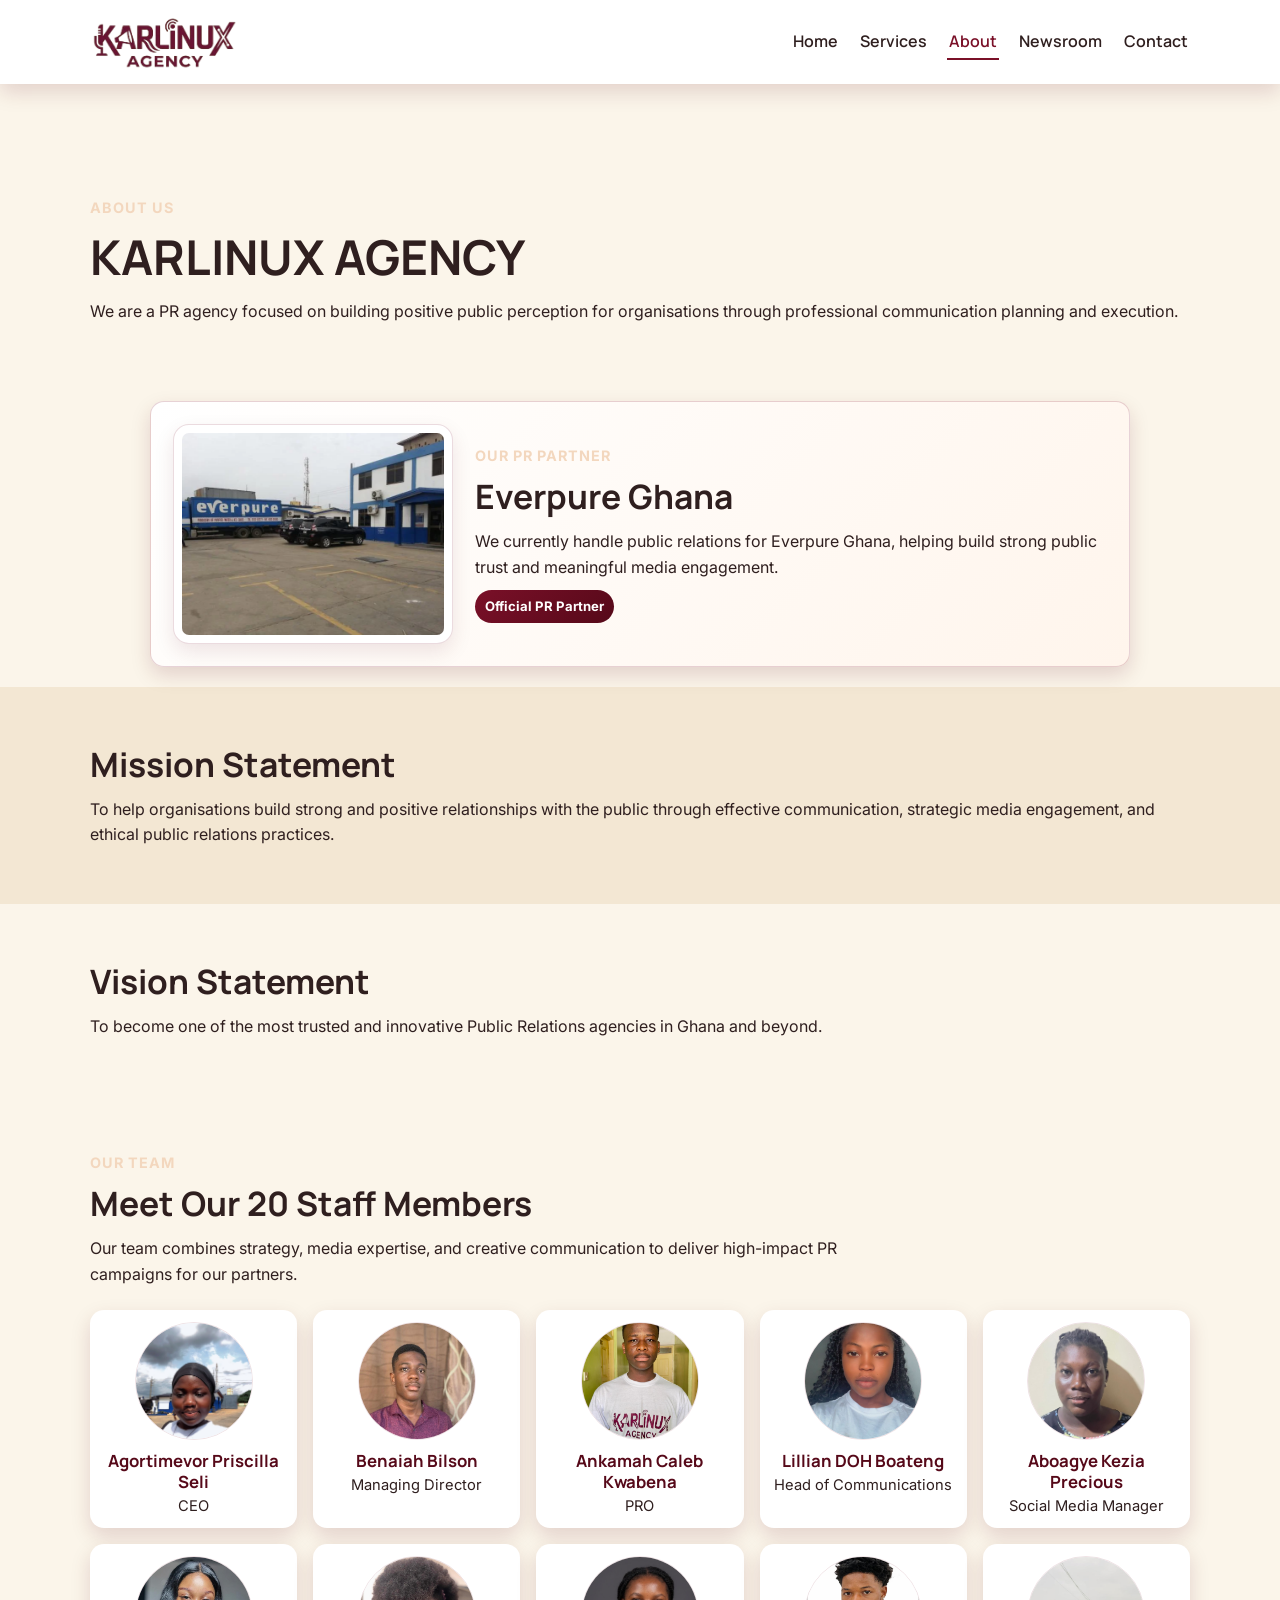
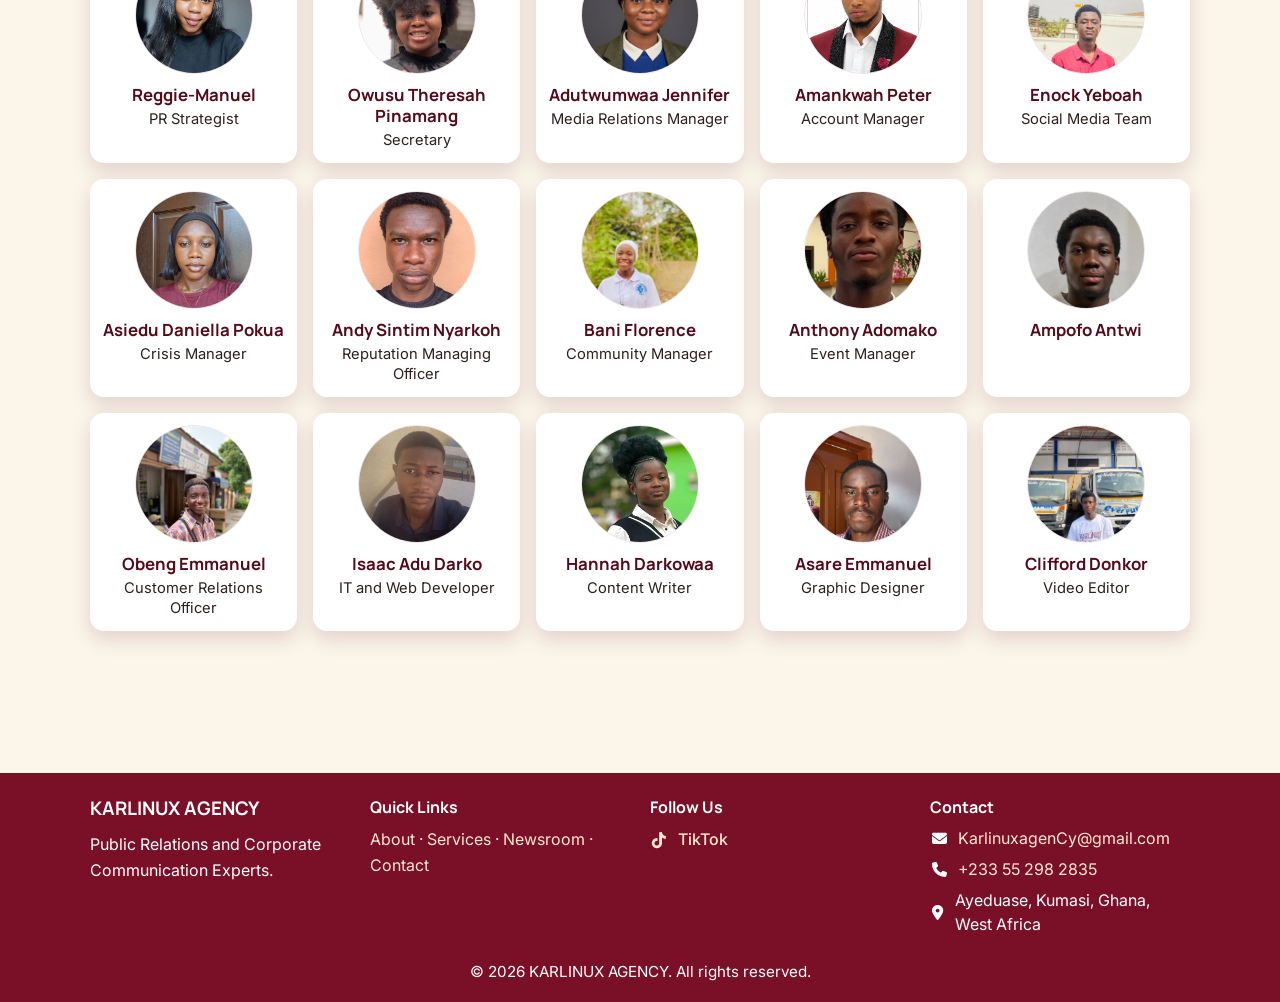
<file: about.html>
<!DOCTYPE html>
<html lang="en">
<head>
	<link rel="icon" type="image/x-icon" href="favicon.ico">
	<meta charset="UTF-8">
	<meta name="viewport" content="width=device-width, initial-scale=1.0">
	<title>KARLINUX AGENCY | About</title>
	<link rel="stylesheet" href="styles.css">
	<link rel="stylesheet" href="https://cdnjs.cloudflare.com/ajax/libs/font-awesome/6.5.2/css/all.min.css">
</head>
<body>
	<header class="site-header">
		<nav class="navbar container">
			<a class="brand" href="index.html"><img src="images/newlogol.png" alt="KARLINUX AGENCY"></a>
			<button class="menu-toggle" id="menuToggle" aria-label="Open menu">☰</button>
			<ul class="nav-links" id="navLinks">
				<li><a href="index.html">Home</a></li>
				<li><a href="services.html">Services</a></li>
				
				<li><a class="active" href="about.html">About</a></li>
				<li><a href="newsroom.html">Newsroom</a></li>
				<li><a href="contact.html">Contact</a></li>
			</ul>
		</nav>
	</header>

	<main class="page-main">
		<section class="section">
			<div class="container reveal">
				<p class="eyebrow">About Us</p>
				<h1>KARLINUX AGENCY</h1>
				<p>We are a PR agency focused on building positive public perception for organisations through professional communication planning and execution.</p>
			</div>
		</section>

		<section class="section partner-section">
			<div class="container reveal">
				<article class="card partner-highlight">
					<div class="partner-media">
						<img class="partner-logo" src="images/eva.webp" alt="Everpure Ghana image">
					</div>
					<div class="partner-content">
						<p class="eyebrow">Our PR Partner</p>
						<h2>Everpure Ghana</h2>
						<p>We currently handle public relations for Everpure Ghana, helping build strong public trust and meaningful media engagement.</p>
						<span class="partner-badge">Official PR Partner</span>
					</div>
				</article>
			</div>
		</section>

		<section class="section alt-bg">
			<div class="container reveal">
				<h2>Mission Statement</h2>
				<p>To help organisations build strong and positive relationships with the public through effective communication, strategic media engagement, and ethical public relations practices.</p>
			</div>
		</section>

		<section class="section">
			<div class="container reveal">
				<h2>Vision Statement</h2>
				<p>To become one of the most trusted and innovative Public Relations agencies in Ghana and beyond.</p>
			</div>
		</section>

		<section class="section team-section">
			<div class="container reveal">
				<p class="eyebrow">Our Team</p>
				<h2>Meet Our 20 Staff Members</h2>
				<p>Our team combines strategy, media expertise, and creative communication to deliver high-impact PR campaigns for our partners.</p>
				<div class="team-grid">
					<article class="card team-card"><img class="team-photo" src="./images/1.jpeg" alt="Agortimevor Priscilla Seli"><h3>Agortimevor Priscilla Seli</h3><p>CEO</p></article>
					<article class="card team-card"><img class="team-photo" src="./images/2.jpeg" alt="Benaiah Bilson"><h3>Benaiah Bilson</h3><p>Managing Director</p></article>
					<article class="card team-card"><img class="team-photo" src="./images/3.jpeg" alt="Ankamah Caleb Kwabena"><h3>Ankamah Caleb Kwabena</h3><p>PRO</p></article>
					<article class="card team-card"><img class="team-photo" src="./images/4.jpeg" alt="Lillian DOH Boateng"><h3>Lillian DOH Boateng</h3><p>Head of Communications</p></article>
					<article class="card team-card"><img class="team-photo" src="./images/5.jpeg" alt="Aboagye Kezia Precious"><h3>Aboagye Kezia Precious</h3><p>Social Media Manager</p></article>
					<article class="card team-card"><img class="team-photo" src="./images/6.jpeg" alt="Reggie-Manuel"><h3>Reggie-Manuel</h3><p>PR Strategist</p></article>
					<article class="card team-card"><img class="team-photo" src="./images/7.jpeg" alt="Owusu Theresah Pinamang"><h3>Owusu Theresah Pinamang</h3><p>Secretary</p></article>
					<article class="card team-card"><img class="team-photo" src="./images/8.jpeg"  alt="Adutwumwaa Jennifer"><h3>Adutwumwaa Jennifer</h3><p>Media Relations Manager</p></article>
					<article class="card team-card"><img class="team-photo" src="./images/9.jpeg"alt="Amankwah Peter"><h3>Amankwah Peter</h3><p>Account Manager</p></article>
					<article class="card team-card"><img class="team-photo" src="./images/10.jpeg" alt="Enock Yeboah"><h3>Enock Yeboah</h3><p>Social Media Team</p></article>
					<article class="card team-card"><img class="team-photo" src="./images/11.jpeg" alt="Asiedu Daniella Pokua"><h3>Asiedu Daniella Pokua</h3><p>Crisis Manager</p></article>
					<article class="card team-card"><img class="team-photo" src="./images/12.jpeg" alt="Andy Sintim Nyarkoh"><h3>Andy Sintim Nyarkoh</h3><p>Reputation Managing Officer</p></article>
					<article class="card team-card"><img class="team-photo" src="./images/13.jpeg" alt="Bani Florence"><h3>Bani Florence</h3><p>Community Manager</p></article>
					<article class="card team-card"><img class="team-photo" src="./images/14.jpeg"  alt="Anthony Adomako"><h3>Anthony Adomako</h3><p>Event Manager</p></article>
					<article class="card team-card"><img class="team-photo" src="./images/15.jpeg" alt="Ampofo Antwi"><h3>Ampofo Antwi</h3><p></p></article>
					<article class="card team-card"><img class="team-photo" src="./images/16.jpeg" alt="Obeng Emmanuel"><h3>Obeng Emmanuel</h3><p>Customer Relations Officer</p></article>
					<article class="card team-card"><img class="team-photo" src="./images/17.jpeg" alt="Isaac Adu Darko"><h3>Isaac Adu Darko</h3><p>IT and Web Developer</p></article>
					<article class="card team-card"><img class="team-photo" src="./images/18.jpeg" alt="Hannah Darkowaa"><h3>Hannah Darkowaa</h3><p>Content Writer</p></article>
					<article class="card team-card"><img class="team-photo" src="./images/19.jpeg" alt="Asare Emmanuel"><h3>Asare Emmanuel</h3><p>Graphic Designer</p></article>
					<article class="card team-card"><img class="team-photo" src="./images/20.jpeg" alt="Clifford Donkor"><h3>Clifford Donkor</h3><p>Video Editor</p></article>
				</div>
			</div>
		</section>
	</main>

	<footer class="site-footer">
		<div class="container footer-grid footer-grid-rich">
			<div>
				<h3>KARLINUX AGENCY</h3>
				<p>Public Relations and Corporate Communication Experts.</p>
			</div>
			<div>
				<h4>Quick Links</h4>
				<p><a href="about.html">About</a> · <a href="services.html">Services</a> · <a href="newsroom.html">Newsroom</a> · <a href="contact.html">Contact</a></p>
			</div>
			<div>
				<h4>Follow Us</h4>
				<div class="social-links">
					<a href="https://www.tiktok.com/@karlinuxagency?_r=1&_t=ZS-951YIDaE2M9" aria-label="TikTok"><i class="fa-brands fa-tiktok"></i><span>TikTok</span></a>
				</div>
			</div>
			<div>
				<h4>Contact</h4>
				<ul class="footer-contact">
					<li><i class="fa-solid fa-envelope"></i><a href="mailto:KarlinuxagenCy@gmail.com">KarlinuxagenCy@gmail.com</a></li>
					<li><i class="fa-solid fa-phone"></i><a href="tel:+233552982835">+233 55 298 2835</a></li>
					<li><i class="fa-solid fa-location-dot"></i><span>Ayeduase, Kumasi, Ghana, West Africa</span></li>
				</ul>
			</div>
		</div>
		<p class="copyright">© <span id="year"></span> KARLINUX AGENCY. All rights reserved.</p>
	</footer>

	<script src="script.js"></script>
</body>
</html>
</file>
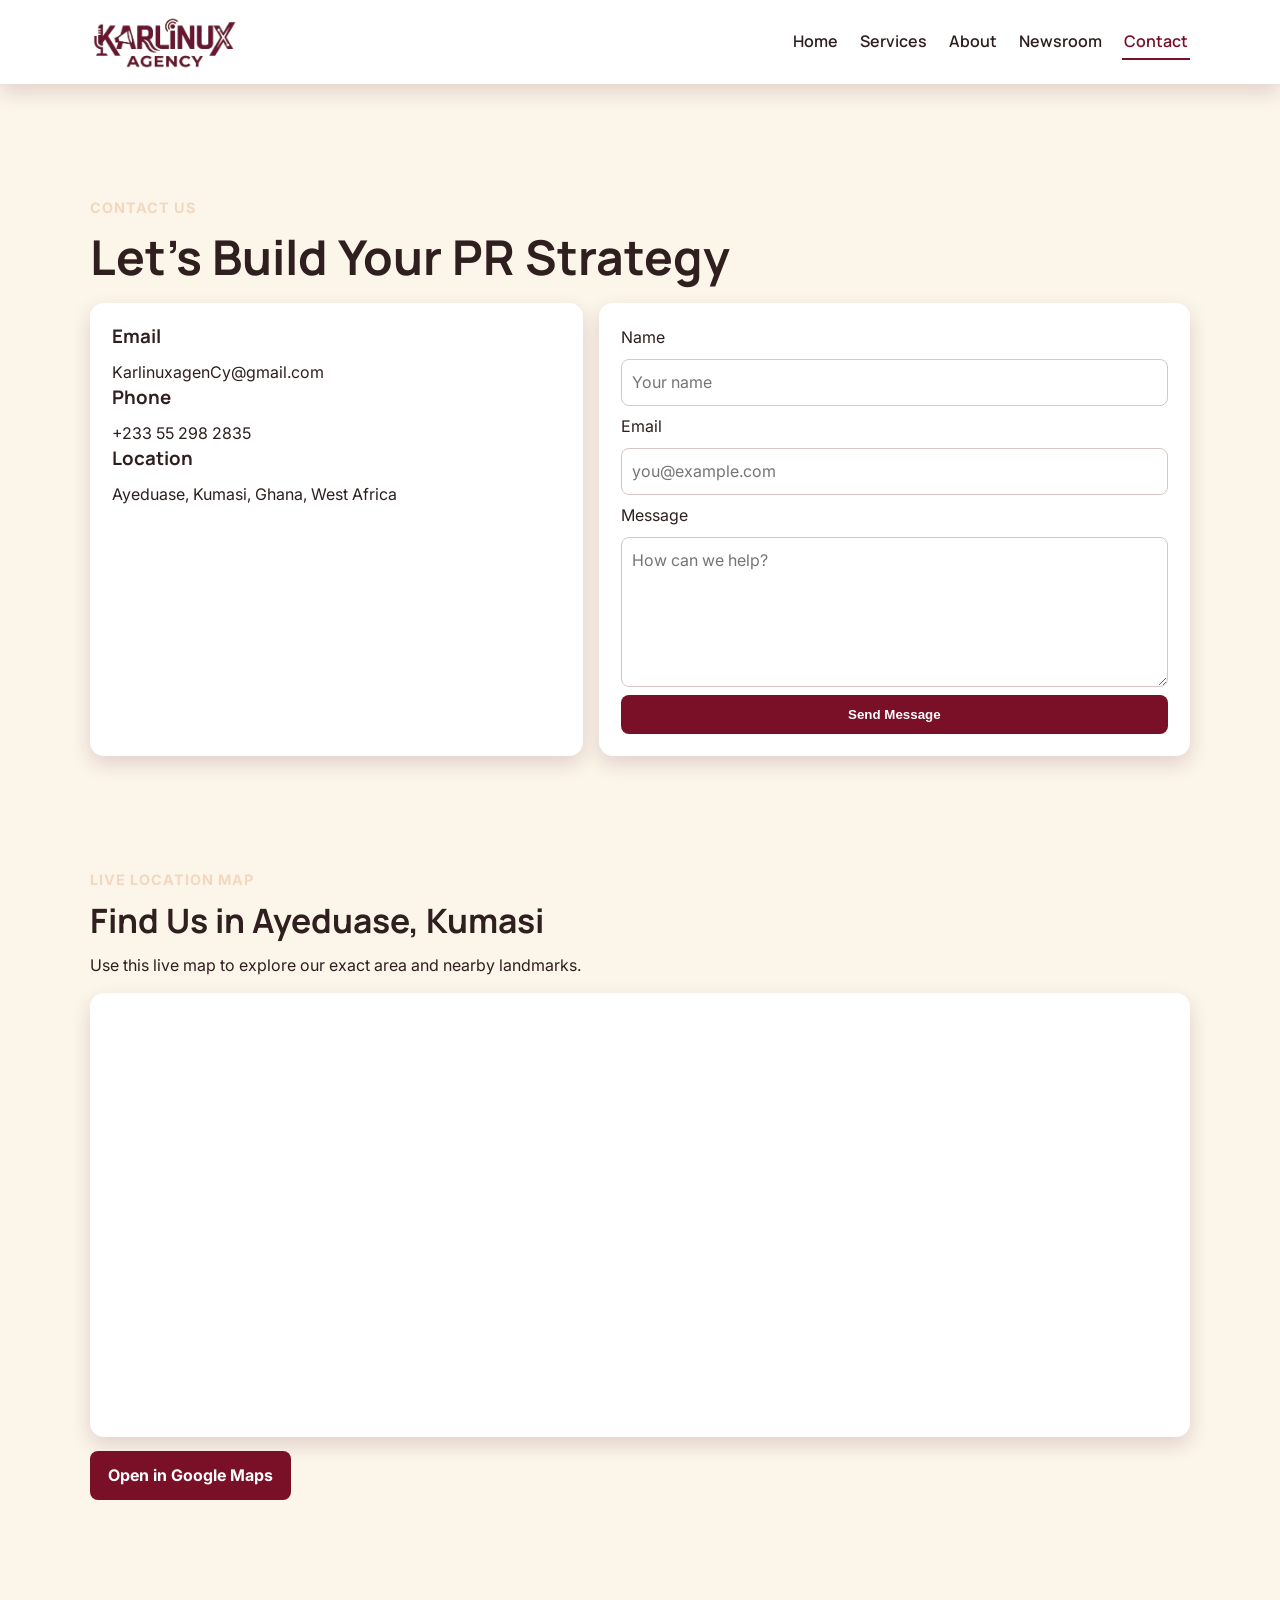
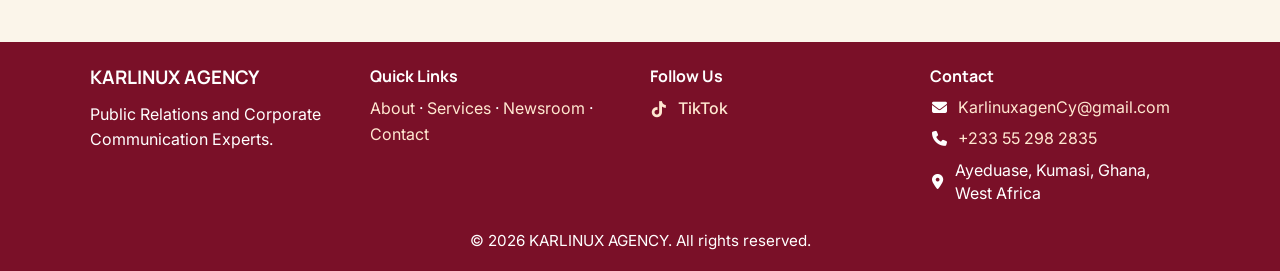
<file: contact.html>
<!DOCTYPE html>
<html lang="en">
<head>
    <link rel="icon" type="image/x-icon" href="favicon.ico">
    <meta charset="UTF-8">
    <meta name="viewport" content="width=device-width, initial-scale=1.0">
    <title>KARLINUX AGENCY | Contact</title>
    <link rel="stylesheet" href="styles.css">
    <link rel="stylesheet" href="https://cdnjs.cloudflare.com/ajax/libs/font-awesome/6.5.2/css/all.min.css">
</head>
<body>
    <header class="site-header">
        <nav class="navbar container">
            <a class="brand" href="index.html"><img src="images/newlogol.png" alt="KARLINUX AGENCY"></a>
            <button class="menu-toggle" id="menuToggle" aria-label="Open menu">☰</button>
            <ul class="nav-links" id="navLinks">
                <li><a href="index.html">Home</a></li>
                <li><a href="services.html">Services</a></li>
              
                <li><a href="about.html">About</a></li>
                <li><a href="newsroom.html">Newsroom</a></li>
                <li><a class="active" href="contact.html">Contact</a></li>
            </ul>
        </nav>
    </header>

    <main class="page-main">
        <section class="section">
            <div class="container reveal">
                <p class="eyebrow">Contact Us</p>
                <h1>Let’s Build Your PR Strategy</h1>
                <div class="contact-wrap">
                    <div class="card">
                        <h3>Email</h3>
                        <p>KarlinuxagenCy@gmail.com</p>
                        <h3>Phone</h3>
                        <p>+233 55 298 2835</p>
                        <h3>Location</h3>
                        <p>Ayeduase, Kumasi, Ghana, West Africa</p>
                    </div>
                    <form class="card contact-form">
                        <label for="name">Name</label>
                        <input id="name" type="text" placeholder="Your name" required>
                        <label for="email">Email</label>
                        <input id="email" type="email" placeholder="you@example.com" required>
                        <label for="message">Message</label>
                        <textarea id="message" rows="5" placeholder="How can we help?" required></textarea>
                        <button type="submit" class="btn btn-primary">Send Message</button>
                    </form>
                </div>
            </div>
        </section>

        <section class="section location-map-section">
            <div class="container reveal">
                <p class="eyebrow">Live Location Map</p>
                <h2>Find Us in Ayeduase, Kumasi</h2>
                <p>Use this live map to explore our exact area and nearby landmarks.</p>
                <div class="map-wrap card">
                    <iframe
                        title="KARLINUX AGENCY Live Map - Ayeduase, Kumasi"
                        src="https://www.google.com/maps?q=Ayeduase,+Kumasi,+Ghana&output=embed"
                        loading="lazy"
                        referrerpolicy="no-referrer-when-downgrade"
                    ></iframe>
                </div>
                <div class="map-actions">
                    <a class="btn btn-primary" href="https://www.google.com/maps/search/?api=1&query=Ayeduase,+Kumasi,+Ghana" target="_blank" rel="noopener noreferrer">Open in Google Maps</a>
                </div>
            </div>
        </section>
    </main>

    <footer class="site-footer">
        <div class="container footer-grid footer-grid-rich">
            <div>
                <h3>KARLINUX AGENCY</h3>
                <p>Public Relations and Corporate Communication Experts.</p>
            </div>
            <div>
                <h4>Quick Links</h4>
                <p><a href="about.html">About</a> · <a href="services.html">Services</a> · <a href="newsroom.html">Newsroom</a> · <a href="contact.html">Contact</a></p>
            </div>
            <div>
                <h4>Follow Us</h4>
                <div class="social-links">
                    <a href="https://www.tiktok.com/@karlinuxagency?_r=1&_t=ZS-951YIDaE2M9" aria-label="TikTok"><i class="fa-brands fa-tiktok"></i><span>TikTok</span></a>
                </div>
            </div>
            <div>
                <h4>Contact</h4>
                <ul class="footer-contact">
                    <li><i class="fa-solid fa-envelope"></i><a href="mailto:KarlinuxagenCy@gmail.com">KarlinuxagenCy@gmail.com</a></li>
                    <li><i class="fa-solid fa-phone"></i><a href="tel:+233552982835">+233 55 298 2835</a></li>
                    <li><i class="fa-solid fa-location-dot"></i><span>Ayeduase, Kumasi, Ghana, West Africa</span></li>
                </ul>
            </div>
        </div>
        <p class="copyright">© <span id="year"></span> KARLINUX AGENCY. All rights reserved.</p>
    </footer>
    <script src="script.js"></script>
</body>
</html>
</file>
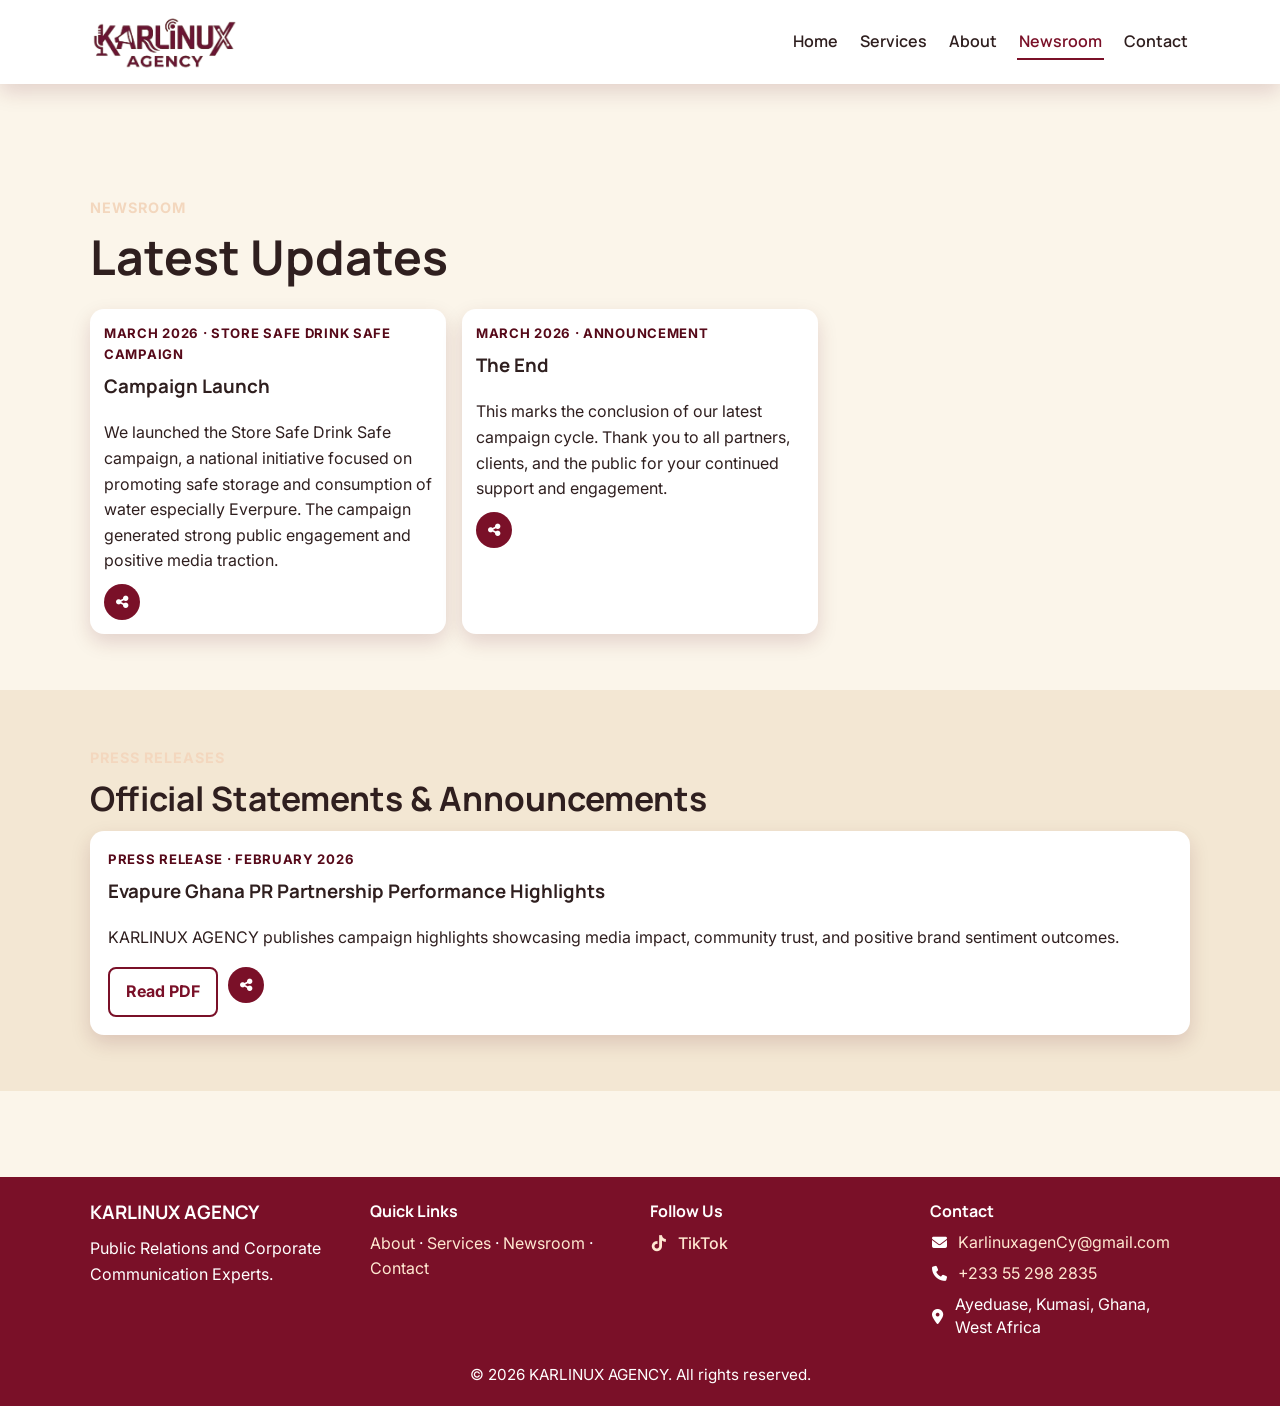
<file: newsroom.html>
<!DOCTYPE html>
<html lang="en">
<head>
    <link rel="icon" type="image/x-icon" href="favicon.ico">
    <meta charset="UTF-8">
    <meta name="viewport" content="width=device-width, initial-scale=1.0">
    <title>KARLINUX AGENCY | Newsroom</title>
    <link rel="stylesheet" href="styles.css">
    <link rel="stylesheet" href="https://cdnjs.cloudflare.com/ajax/libs/font-awesome/6.5.2/css/all.min.css">

    <link rel="icon" href="favicon.ico" type="image/x-icon">
</head>
<body>
    <header class="site-header">
        <nav class="navbar container">
            <a class="brand" href="index.html"><img src="images/newlogol.png" alt="KARLINUX AGENCY"></a>
            <button class="menu-toggle" id="menuToggle" aria-label="Open menu">☰</button>
            <ul class="nav-links" id="navLinks">
                <li><a href="index.html">Home</a></li>
                <li><a href="services.html">Services</a></li>
             
                <li><a href="about.html">About</a></li>
                <li><a class="active" href="newsroom.html">Newsroom</a></li>
                <li><a href="contact.html">Contact</a></li>
            </ul>
        </nav>
    </header>

    <main class="page-main">
        <section class="section">
            <div class="container reveal">
                <p class="eyebrow">Newsroom</p>
                <h1>Latest Updates</h1>
                <div class="newsroom-grid">
                        <article class="card newsroom-card">
                            <p class="newsroom-meta">March 2026 · Store Safe Drink Safe Campaign</p>
                            <h3>Campaign Launch</h3>
                            <p>We launched the Store Safe Drink Safe campaign, a national initiative focused on promoting safe storage and consumption of water especially Everpure. The campaign generated strong public engagement and positive media traction.</p>
                            <button class="share-btn share-icon-btn" aria-label="Share Campaign Launch" title="Share" data-share-title="Campaign Launch" data-share-text="Check out KARLINUX AGENCY's Store Safe Drink Safe Campaign Launch update." data-share-url="newsroom.html"><i class="fa-solid fa-share-nodes"></i></button>
                        </article>
                        <article class="card newsroom-card">
                            <p class="newsroom-meta">March 2026 · Announcement</p>
                            <h3>The End</h3>
                            <p>This marks the conclusion of our latest campaign cycle. Thank you to all partners, clients, and the public for your continued support and engagement.</p>
                            <button class="share-btn share-icon-btn" aria-label="Share The End" title="Share" data-share-title="The End" data-share-text="See the conclusion of the latest KARLINUX AGENCY campaign." data-share-url="newsroom.html"><i class="fa-solid fa-share-nodes"></i></button>
                        </article>
                </div>
            </div>
        </section>

        <section class="section alt-bg">
            <div class="container reveal">
                <p class="eyebrow">Press Releases</p>
                <h2>Official Statements & Announcements</h2>
               
                    </article>
                    <article class="card press-release-card">
                        <p class="newsroom-meta">Press Release · February 2026</p>
                        <h3>Evapure Ghana PR Partnership Performance Highlights</h3>
                        <p>KARLINUX AGENCY publishes campaign highlights showcasing media impact, community trust, and positive brand sentiment outcomes.</p>
                        <div class="press-release-actions">
                            <a class="btn btn-outline-dark" href="https://www.orimi.com/pdf-test.pdf" target="_blank" rel="noopener noreferrer">Read PDF</a>
                            <button class="share-btn share-icon-btn" aria-label="Share Evapure Ghana Highlights Press Release" title="Share" data-share-title="Press Release: Evapure Ghana Highlights" data-share-text="See Evapure Ghana partnership press highlights." data-share-url="newsroom.html"><i class="fa-solid fa-share-nodes"></i></button>
                        </div>
                    </article>
                </div>
            </div>
        </section>
    </main>

    <footer class="site-footer">
        <div class="container footer-grid footer-grid-rich">
            <div>
                <h3>KARLINUX AGENCY</h3>
                <p>Public Relations and Corporate Communication Experts.</p>
            </div>
            <div>
                <h4>Quick Links</h4>
                <p><a href="about.html">About</a> · <a href="services.html">Services</a> · <a href="newsroom.html">Newsroom</a> · <a href="contact.html">Contact</a></p>
            </div>
            <div>
                <h4>Follow Us</h4>
                <div class="social-links">
                    <a href="https://www.tiktok.com/@karlinuxagency?_r=1&_t=ZS-951YIDaE2M9" aria-label="TikTok"><i class="fa-brands fa-tiktok"></i><span>TikTok</span></a>
                </div>
            </div>
            <div>
                <h4>Contact</h4>
                <ul class="footer-contact">
                    <li><i class="fa-solid fa-envelope"></i><a href="mailto:KarlinuxagenCy@gmail.com">KarlinuxagenCy@gmail.com</a></li>
                    <li><i class="fa-solid fa-phone"></i><a href="tel:+233552982835">+233 55 298 2835</a></li>
                    <li><i class="fa-solid fa-location-dot"></i><span>Ayeduase, Kumasi, Ghana, West Africa</span></li>
                </ul>
            </div>
        </div>
        <p class="copyright">© <span id="year"></span> KARLINUX AGENCY. All rights reserved.</p>
    </footer>
    <script src="script.js"></script>
</body>
</html>
</file>
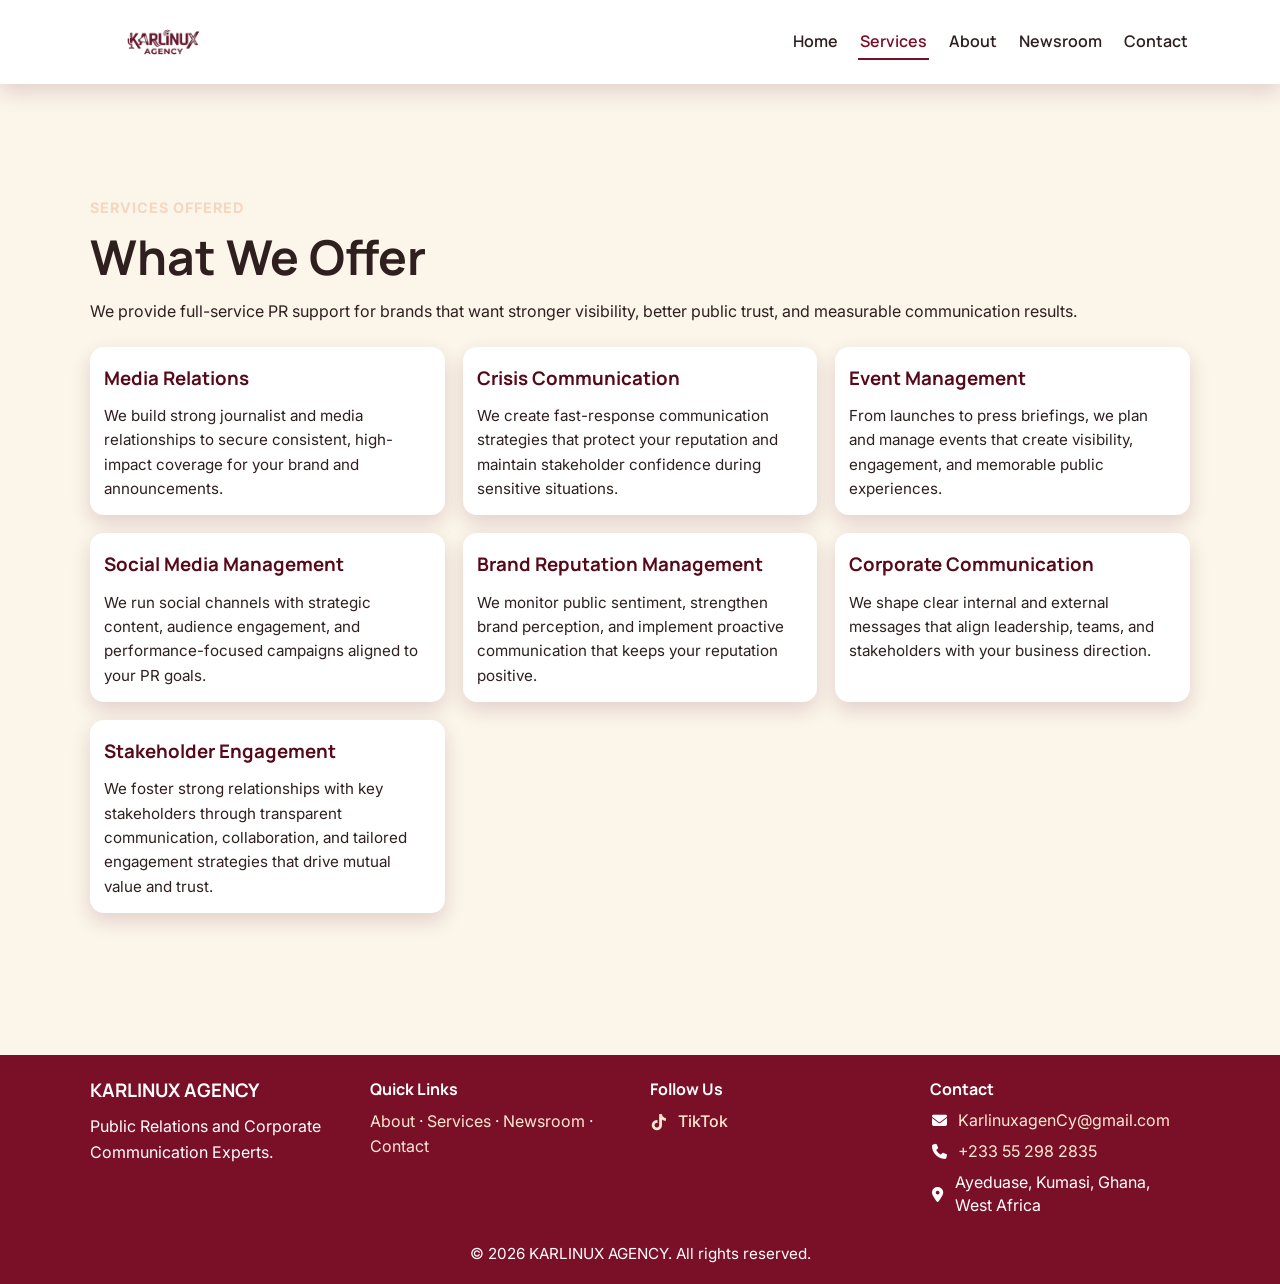
<file: services.html>
<!DOCTYPE html>
<html lang="en">
<head>
    <link rel="icon" type="image/x-icon" href="favicon.ico">
    <meta charset="UTF-8">
    <meta name="viewport" content="width=device-width, initial-scale=1.0">
    <title>KARLINUX AGENCY | Services</title>
    <link rel="stylesheet" href="styles.css">
    <link rel="stylesheet" href="https://cdnjs.cloudflare.com/ajax/libs/font-awesome/6.5.2/css/all.min.css">
</head>
<body>
    <header class="site-header">
        <nav class="navbar container">
            <a class="brand" href="index.html"><img src="images/newlogo.png" alt="KARLINUX AGENCY"></a>
            <button class="menu-toggle" id="menuToggle" aria-label="Open menu">☰</button>
            <ul class="nav-links" id="navLinks">
                <li><a href="index.html">Home</a></li>
                <li><a class="active" href="services.html">Services</a></li>
               
                <li><a href="about.html">About</a></li>
                <li><a href="newsroom.html">Newsroom</a></li>
                <li><a href="contact.html">Contact</a></li>
            </ul>
        </nav>
    </header>

    <main class="page-main">
        <section class="section">
            <div class="container reveal">
                <p class="eyebrow">Services Offered</p>
                <h1>What We Offer</h1>
                <p>We provide full-service PR support for brands that want stronger visibility, better public trust, and measurable communication results.</p>
                <div class="services-grid-detailed">
                    <article class="card service-detail">
                       
                        <h3>Media Relations</h3>
                        <p>We build strong journalist and media relationships to secure consistent, high-impact coverage for your brand and announcements.</p>
                    </article>
                    <article class="card service-detail">
                        <h3>Crisis Communication</h3>
                        <p>We create fast-response communication strategies that protect your reputation and maintain stakeholder confidence during sensitive situations.</p>
                    </article>
                    <article class="card service-detail">
                        <h3>Event Management</h3>
                        <p>From launches to press briefings, we plan and manage events that create visibility, engagement, and memorable public experiences.</p>
                    </article>
                    <article class="card service-detail">
                       
                        <h3>Social Media Management</h3>
                        <p>We run social channels with strategic content, audience engagement, and performance-focused campaigns aligned to your PR goals.</p>
                    </article>
                    <article class="card service-detail">
                       
                        <h3>Brand Reputation Management</h3>
                        <p>We monitor public sentiment, strengthen brand perception, and implement proactive communication that keeps your reputation positive.</p>
                    </article>
                    <article class="card service-detail">
                       
                        <h3>Corporate Communication</h3>
                        <p>We shape clear internal and external messages that align leadership, teams, and stakeholders with your business direction.</p>
                    </article>
                    <article class="card service-detail">
                       
    <h3>Stakeholder Engagement</h3>
    <p>We foster strong relationships with key stakeholders through transparent communication, collaboration, and tailored engagement strategies that drive mutual value and trust.</p>
</article>
                </div>
            </div>
        </section>
    </main>

    <footer class="site-footer">
        <div class="container footer-grid footer-grid-rich">
            <div>
                <h3>KARLINUX AGENCY</h3>
                <p>Public Relations and Corporate Communication Experts.</p>
            </div>
            <div>
                <h4>Quick Links</h4>
                <p><a href="about.html">About</a> · <a href="services.html">Services</a> · <a href="newsroom.html">Newsroom</a> · <a href="contact.html">Contact</a></p>
            </div>
            <div>
                <h4>Follow Us</h4>
                <div class="social-links">
                    <a href="https://www.tiktok.com/@karlinuxagency?_r=1&_t=ZS-951YIDaE2M9" aria-label="TikTok"><i class="fa-brands fa-tiktok"></i><span>TikTok</span></a>
                </div>
            </div>
            <div>
                <h4>Contact</h4>
                <ul class="footer-contact">
                    <li><i class="fa-solid fa-envelope"></i><a href="mailto:KarlinuxagenCy@gmail.com">KarlinuxagenCy@gmail.com</a></li>
                    <li><i class="fa-solid fa-phone"></i><a href="tel:+233552982835">+233 55 298 2835</a></li>
                    <li><i class="fa-solid fa-location-dot"></i><span>Ayeduase, Kumasi, Ghana, West Africa</span></li>
                </ul>
            </div>
        </div>
        <p class="copyright">© <span id="year"></span> KARLINUX AGENCY. All rights reserved.</p>
    </footer>
    <script src="script.js"></script>
</body>
</html>
</file>
<file: styles.css>
@import url('https://fonts.googleapis.com/css2?family=Inter:wght@400;500;600;700;800&family=Manrope:wght@600;700;800&display=swap');

* {
	margin: 0;
	padding: 0;
	box-sizing: border-box;
}

:root {
	--burgundy: #7a1028;
	--burgundy-dark: #560919;
	--beige: #f3e7d3;
	--beige-soft: #fbf5ea;
	--text: #2f1f1f;
	--white: #ffffff;
	--shadow: 0 8px 20px rgba(86, 9, 25, 0.15);
}

html,
body {
	width: 100%;
	overflow-x: hidden;
}

body {
	font-family: "Inter", "Segoe UI", Arial, sans-serif;
	background: var(--beige-soft);
	color: var(--text);
	line-height: 1.6;
}

.container {
	width: min(1100px, 92%);
	margin: 0 auto;
}

.site-header {
	position: sticky;
	top: 0;
	z-index: 1000;
	background: var(--white);
	box-shadow: var(--shadow);
}

.navbar {
	min-height: 72px;
	display: flex;
	align-items: center;
	justify-content: space-between;
	gap: 20px;
}

.brand {
	text-decoration: none;
	color: var(--burgundy);
	font-weight: 800;
	font-family: "Manrope", "Inter", "Segoe UI", Arial, sans-serif;
	letter-spacing: 0.4px;
	display: inline-flex;
	align-items: center;
}

.brand img {
	height: 84px;
	width: auto;
	display: block;
}

.menu-toggle {
	display: none;
	border: 0;
	background: transparent;
	font-size: 28px;
	color: var(--burgundy);
	cursor: pointer;
}

.nav-links {
	list-style: none;
	display: flex;
	gap: 18px;
}

.nav-links a {
	text-decoration: none;
	color: var(--text);
	font-weight: 600;
	font-family: "Manrope", "Inter", "Segoe UI", Arial, sans-serif;
	padding: 6px 2px;
	border-bottom: 2px solid transparent;
}

.nav-links a:hover,
.nav-links a.active {
	color: var(--burgundy);
	border-color: var(--burgundy);
}

.page-main,
.section {
	padding: 56px 0;
}

.hero {
	background: linear-gradient(140deg, var(--burgundy) 0%, var(--burgundy-dark) 100%);
	color: var(--white);
}

.hero-grid {
	display: grid;
	grid-template-columns: 1fr;
	gap: 28px;
	align-items: start;
}

.eyebrow {
	color: #f3d7be;
	font-size: 0.9rem;
	text-transform: uppercase;
	letter-spacing: 1px;
	margin-bottom: 8px;
	font-weight: 700;
}

h1,
h2,
h3,
h4 {
	font-family: "Manrope", "Inter", "Segoe UI", Arial, sans-serif;
	line-height: 1.25;
	margin-bottom: 12px;
}

h1 {
	font-size: clamp(2rem, 5vw, 3rem);
}

h2 {
	font-size: clamp(1.4rem, 3.5vw, 2.1rem);
}

.hero-panel,
.card {
	background: var(--white);
	color: var(--text);
	border-radius: 14px;
	box-shadow: var(--shadow);
	padding: 22px;
}

.hero-panel ul {
	padding-left: 18px;
}

.hero-actions {
	margin-top: 20px;
	display: flex;
	flex-wrap: wrap;
	gap: 10px;
}

.btn {
	display: inline-flex;
	align-items: center;
	justify-content: center;
	text-decoration: none;
	padding: 10px 16px;
	border-radius: 8px;
	font-weight: 700;
	border: 2px solid transparent;
}

.btn-primary {
	background: var(--burgundy);
	color: var(--white);
}

.btn-primary:hover {
	background: var(--burgundy-dark);
}

.btn-outline {
	border-color: var(--white);
	color: var(--white);
}

.btn-outline:hover {
	background: rgba(255, 255, 255, 0.15);
}

.btn-outline-dark {
	border-color: var(--burgundy);
	color: var(--burgundy);
	background: transparent;
}

.btn-outline-dark:hover {
	background: var(--burgundy);
	color: var(--white);
}

.alt-bg {
	background: var(--beige);
}

.card-grid {
	margin-top: 22px;
	display: grid;
	grid-template-columns: repeat(3, minmax(0, 1fr));
	gap: 16px;
}

.services-grid-detailed {
	margin-top: 22px;
	display: grid;
	grid-template-columns: repeat(3, minmax(0, 1fr));
	gap: 18px;
}

.service-detail {
	padding: 14px;
	display: flex;
	flex-direction: column;
	gap: 10px;
}

.service-image {
	width: 100%;
	height: 190px;
	object-fit: cover;
	border-radius: 10px;
	background: #e9d8d8;
	border: 1px solid rgba(122, 16, 40, 0.12);
}

.service-detail h3 {
	margin-top: 6px;
	margin-bottom: 4px;
	color: var(--burgundy-dark);
}

.service-detail p {
	font-size: 0.95rem;
	line-height: 1.6;
}

.five-col {
	grid-template-columns: repeat(5, minmax(0, 1fr));
}

.site-footer {
	background: var(--burgundy);
	color: var(--white);
	margin-top: 30px;
	padding-top: 24px;
}

.footer-grid {
	display: grid;
	grid-template-columns: repeat(2, minmax(0, 1fr));
	gap: 12px;
	padding-bottom: 10px;
}

.footer-grid-rich {
	grid-template-columns: repeat(4, minmax(0, 1fr));
	gap: 20px;
	padding-bottom: 14px;
}

.footer-grid-rich h4 {
	margin-bottom: 10px;
}

.social-links {
	display: grid;
	gap: 8px;
}

.social-links a {
	display: inline-flex;
	align-items: center;
	gap: 10px;
	font-weight: 500;
}

.social-links i {
	width: 18px;
	text-align: center;
	font-size: 16px;
}

.footer-contact {
	list-style: none;
	display: grid;
	gap: 8px;
}

.footer-contact li {
	display: inline-flex;
	align-items: center;
	gap: 10px;
	line-height: 1.45;
}

.footer-contact i {
	width: 18px;
	text-align: center;
	font-size: 15px;
}

.site-footer a {
	color: #ffe8d1;
	text-decoration: none;
}

.site-footer a:hover {
	text-decoration: underline;
}

.copyright {
	text-align: center;
	padding: 10px 12px 18px;
	font-size: 0.95rem;
}

.contact-wrap {
	display: grid;
	grid-template-columns: 1fr 1.2fr;
	gap: 16px;
	margin-top: 16px;
}

.contact-form {
	display: grid;
	gap: 8px;
}

.contact-form input,
.contact-form textarea {
	width: 100%;
	padding: 10px;
	border: 1px solid #d8c5c5;
	border-radius: 8px;
	font: inherit;
}

.feature-list {
	list-style: none;
	display: grid;
	gap: 12px;
	margin-top: 14px;
}

.feature-list li {
	position: relative;
	padding: 12px 14px 12px 46px;
	border-radius: 10px;
	background: linear-gradient(90deg, #fffaf4 0%, #ffffff 100%);
	border: 1px solid rgba(122, 16, 40, 0.15);
	box-shadow: 0 4px 12px rgba(86, 9, 25, 0.08);
}

.feature-list li::before {
	content: "";
	position: absolute;
	left: 14px;
	top: 50%;
	transform: translateY(-50%);
	width: 22px;
	height: 22px;
	border-radius: 50%;
	background: linear-gradient(135deg, var(--burgundy) 0%, var(--burgundy-dark) 100%);
}

.feature-list li::after {
	content: "✓";
	position: absolute;
	left: 21px;
	top: 50%;
	transform: translateY(-52%);
	font-size: 12px;
	font-weight: 700;
	color: var(--white);
}

.why-card {
	max-width: 980px;
	margin: 0 auto;
}

.partner-section {
	padding-top: 20px;
	padding-bottom: 20px;
}

.partner-highlight {
	max-width: 980px;
	margin: 0 auto;
	background: linear-gradient(135deg, #ffffff 0%, #fff5ec 100%);
	border: 1px solid rgba(122, 16, 40, 0.18);
	display: grid;
	grid-template-columns: 280px 1fr;
	gap: 22px;
	align-items: center;
}

.partner-media {
	display: flex;
	justify-content: center;
	align-items: center;
}

.partner-logo {
	width: 100%;
	height: 220px;
	object-fit: cover;
	padding: 8px;
	border-radius: 16px;
	background: #ffffff;
	border: 1px solid rgba(122, 16, 40, 0.15);
	box-shadow: 0 8px 20px rgba(86, 9, 25, 0.1);
}

.partner-content p {
	max-width: 900px;
}

.partner-badge {
	display: inline-block;
	margin-top: 10px;
	padding: 6px 10px;
	border-radius: 999px;
	font-size: 0.82rem;
	font-weight: 700;
	color: var(--white);
	background: linear-gradient(135deg, var(--burgundy) 0%, var(--burgundy-dark) 100%);
}

.team-section p {
	max-width: 760px;
}

.team-grid {
	margin-top: 22px;
	display: grid;
	grid-template-columns: repeat(5, minmax(0, 1fr));
	gap: 16px;
}

.team-card {
	padding: 12px;
	text-align: center;
	transition: transform 0.25s ease, box-shadow 0.25s ease;
}

.team-card:hover {
	transform: translateY(-4px);
	box-shadow: 0 12px 26px rgba(86, 9, 25, 0.2);
}

.team-photo {
	width: 118px;
	height: 118px;
	object-fit: cover;
	border-radius: 50%;
	border: 1px solid rgba(122, 16, 40, 0.12);
	margin: 0 auto 10px;
	display: block;
}

.team-card h3 {
	font-size: 1.05rem;
	margin-bottom: 4px;
	color: var(--burgundy-dark);
}

.team-card p {
	font-size: 0.92rem;
	line-height: 1.4;
}

.media-showcase p {
	max-width: 760px;
}

.newsroom-grid {
	margin-top: 22px;
	display: grid;
	grid-template-columns: repeat(3, minmax(0, 1fr));
	gap: 16px;
}

.newsroom-card {
	padding: 14px;
	display: flex;
	flex-direction: column;
	gap: 10px;
}

.newsroom-image {
	width: 100%;
	height: 190px;
	object-fit: cover;
	border-radius: 10px;
	border: 1px solid rgba(122, 16, 40, 0.12);
}

.newsroom-meta {
	font-size: 0.82rem;
	font-weight: 700;
	text-transform: uppercase;
	letter-spacing: 0.7px;
	color: var(--burgundy-dark);
	margin-bottom: 0;
}

.press-release-grid {
	margin-top: 20px;
	display: grid;
	grid-template-columns: repeat(2, minmax(0, 1fr));
	gap: 16px;
}

.press-release-card {
	padding: 18px;
	display: flex;
	flex-direction: column;
	gap: 10px;
}

.press-release-actions {
	display: flex;
	gap: 10px;
	flex-wrap: wrap;
	margin-top: 6px;
}

.share-icon-btn {
	width: 36px;
	height: 36px;
	border: 0;
	border-radius: 50%;
	background: var(--burgundy);
	color: var(--white);
	display: inline-flex;
	align-items: center;
	justify-content: center;
	cursor: pointer;
	transition: transform 0.2s ease, background 0.2s ease;
	padding: 0;
}

.share-icon-btn:hover {
	background: var(--burgundy-dark);
	transform: translateY(-1px);
}

.share-icon-btn i {
	font-size: 0.9rem;
}

.media-grid {
	display: grid;
	gap: 16px;
	margin-top: 16px;
}

.media-images {
	grid-template-columns: repeat(3, minmax(0, 1fr));
}

.media-videos {
	grid-template-columns: repeat(2, minmax(0, 1fr));
	margin-top: 22px;
}

.media-card {
	padding: 12px;
	overflow: hidden;
}

.media-thumb {
	width: 100%;
	aspect-ratio: 16 / 10;
	border-radius: 10px;
	object-fit: cover;
	display: block;
	background: #e9d8d8;
}

.media-card figcaption {
	margin-top: 10px;
	font-size: 0.95rem;
	font-weight: 600;
	color: var(--burgundy-dark);
}

.location-map-section p {
	max-width: 760px;
}

.map-wrap {
	margin-top: 14px;
	padding: 12px;
}

.map-wrap iframe {
	width: 100%;
	height: 420px;
	border: 0;
	border-radius: 10px;
	display: block;
}

.map-actions {
	margin-top: 14px;
	display: flex;
	justify-content: flex-start;
}

.reveal {
	opacity: 0;
	transform: translateY(12px);
	transition: opacity 0.5s ease, transform 0.5s ease;
}

.reveal.show {
	opacity: 1;
	transform: translateY(0);
}

@media (max-width: 980px) {
	.hero-grid,
	.contact-wrap,
	.footer-grid,
	.footer-grid-rich,
	.card-grid,
	.services-grid-detailed,
	.five-col,
	.newsroom-grid,
	.press-release-grid,
	.media-images,
	.media-videos {
		grid-template-columns: 1fr 1fr;
	}

	.team-grid {
		grid-template-columns: repeat(3, minmax(0, 1fr));
	}
}

@media (max-width: 768px) {
	.brand img {
		height: 36px;
	}

	.menu-toggle {
		display: inline-block;
	}

	.nav-links {
		position: fixed;
		right: -280px;
		top: 0;
		width: 260px;
		height: 100vh;
		padding: 90px 20px 20px;
		background: var(--white);
		box-shadow: -8px 0 25px rgba(0, 0, 0, 0.15);
		flex-direction: column;
		gap: 12px;
		transition: right 0.35s ease;
	}

	.nav-links.open {
		right: 0;
	}

	.hero-grid,
	.contact-wrap,
	.footer-grid,
	.footer-grid-rich,
	.card-grid,
	.services-grid-detailed,
	.five-col,
	.newsroom-grid,
	.press-release-grid,
	.media-images,
	.media-videos {
		grid-template-columns: 1fr;
	}

	.team-grid {
		grid-template-columns: repeat(2, minmax(0, 1fr));
	}

	.team-photo {
		width: 104px;
		height: 104px;
	}

	.partner-highlight {
		grid-template-columns: 1fr;
		text-align: center;
	}

	.partner-logo {
		width: 100%;
		height: 210px;
	}

	.map-wrap iframe {
		height: 300px;
	}
}

@media (max-width: 460px) {
	.team-grid {
		grid-template-columns: 1fr;
	}
}
</file>
